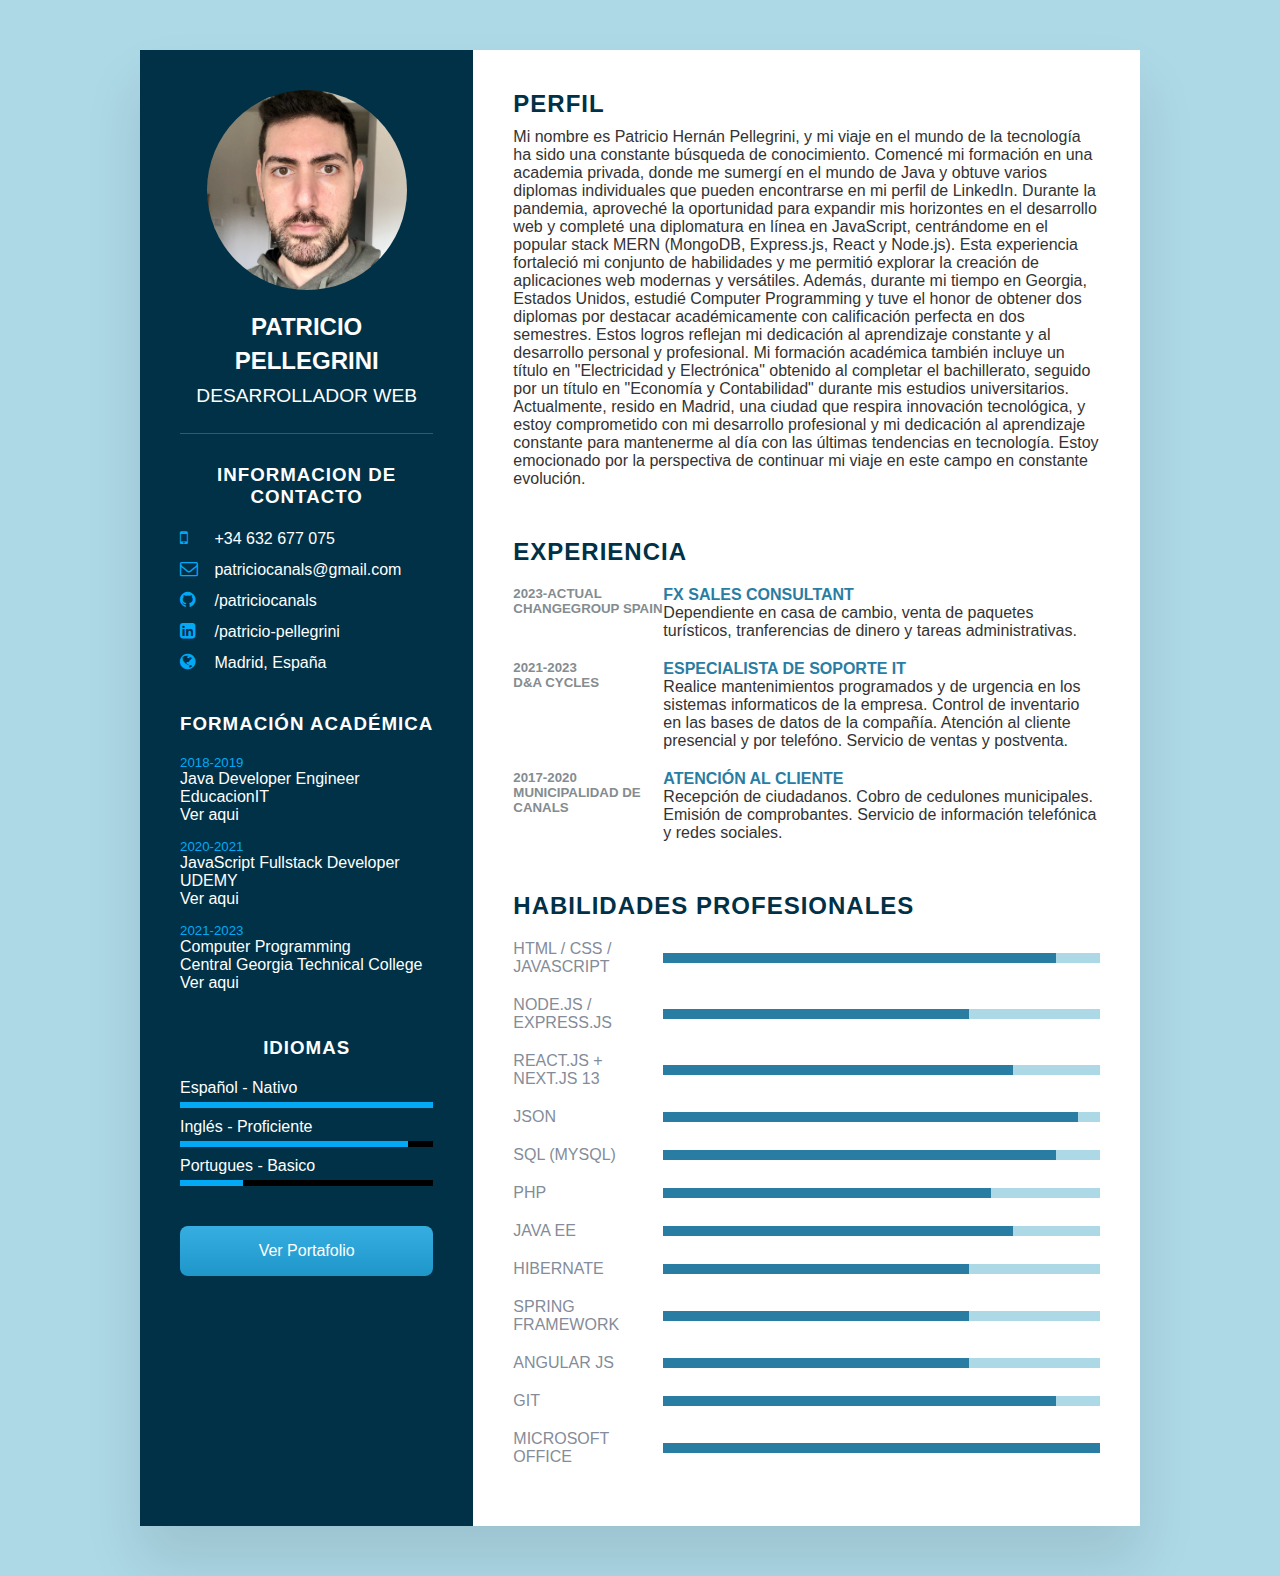
<file: index.html>
<!DOCTYPE html>
<html lang="es">
<head>
    <meta charset="UTF-8">
    <meta http-equiv="X-UA-Compatible" content="IE=edge">
    <meta name="viewport" content="width=device-width, initial-scale=1.0">
    <link rel="stylesheet" href="https://cdnjs.cloudflare.com/ajax/libs/font-awesome/4.7.0/css/font-awesome.css" integrity="sha512-5A8nwdMOWrSz20fDsjczgUidUBR8liPYU+WymTZP1lmY9G6Oc7HlZv156XqnsgNUzTyMefFTcsFH/tnJE/+xBg==" crossorigin="anonymous" referrerpolicy="no-referrer" />
    <link rel="stylesheet" href="styles.css">
    <link type="image/png" sizes="16x16" rel="icon" href="./icons/icons8-pied-piper-16.png">
    <title>Patricio Pellegrini</title>
</head>
<body>
    <div class="container print-area">
        <div class="left_side">
            <div class="profileText">
                <div class="imgBox">
                    <img src="./img/profilePicture.jpg" alt="profile picture">
                </div>
                <h2>Patricio Pellegrini<br><span>Desarrollador Web</span></h2>
            </div>
            <div class="contactInfo contactData">
                <h3 class="title">Informacion de Contacto</h3>
                <ul>
                    <li>
                        <span class="icon"><i class="fa fa-mobile" aria-hidden="true"></i></span>
                        <span class="text">+34 632 677 075</span>
                    </li>
                    <li>
                        <a href="mailto:patriciocanals@gmail.com">
                            <span class="icon"><i class="fa fa-envelope-o" aria-hidden="true"></i></span>
                            <span class="text email-text">patriciocanals@gmail.com</span>
                        </a>
                    </li>
                    <li>
                        <a href="https://www.github.com/patriciocanals">
                            <span class="icon"><i class="fa fa-github" aria-hidden="true"></i></span>
                            <span class="text">/patriciocanals</span>
                        </a>
                    </li>
                    <li>
                        <a href="https://www.linkedin.com/in/patricio-pellegrini">
                            <span class="icon"><i class="fa fa-linkedin-square" aria-hidden="true"></i></span>
                            <span class="text">/patricio-pellegrini</span>
                        </a>
                    </li>
                    <li>
                        <span class="icon"><i class="fa fa-globe" aria-hidden="true"></i></span>
                        <span class="text">Madrid, España</span>
                    </li>
                </ul>
            </div>
            <div class="contactInfo education">
                <h3 class="title">Formación Académica</h3>
                <ul>
                    <li>
                        <h5>2018-2019</h5>
                        <h4>Java Developer Engineer</h4>
                        <h4>EducacionIT</h4>
                        <h4><a class="schoolLink" target="_blank" href="https://www.educacionit.com/carrera-java">Ver aqui</a></h4>
                    </li>
                    <li>
                        <h5>2020-2021</h5>
                        <h4>JavaScript Fullstack Developer</h4>
                        <h4>UDEMY</h4>
                        <h4><a class="schoolLink" target="_blank" href="https://www.udemy.com/course/javascript-moderno-guia-definitiva-construye-10-proyectos/">Ver aqui</a></h4>
                    </li>
                    <li>
                        <h5>2021-2023</h5>
                        <h4>Computer Programming</h4>
                        <h4>Central Georgia Technical College</h4>
                        <h4><a class="schoolLink" target="_blank" href="https://www.centralgatech.edu/wp-content/uploads/pdfs/catalog/catalog.pdf#page=130">Ver aqui</a></h4>
                    </li>
                </ul>
            </div>
            <div class="contactInfo languages">
                <h3 class="title">Idiomas</h3>
                <ul>
                    <li>
                        <span class="text">Español - Nativo</span>
                        <span class="percent">
                            <div style="width: 100%;"></div>
                        </span>
                    </li>
                    <li>
                        <span class="text">Inglés - Proficiente</span>
                        <span class="percent">
                            <div style="width: 90%;"></div>
                        </span>
                    </li>
                    <li>
                        <span class="text">Portugues - Basico</span>
                        <span class="percent">
                            <div style="width: 25%;"></div>
                        </span>
                    </li>
                </ul>
            </div>
            <div class="contactInfo buttons">
                <a href="./pages/portafolio.html">
                    <button class="button-43" role="button">
                        Ver Portafolio
                    </button>
                </a>
            </div>
        </div>
        <div class="right_side">
            <div class="about">
                <h2 class="title2">Perfil</h2>
                <p>
                    Mi nombre es Patricio Hernán Pellegrini, y mi viaje en el mundo de la tecnología ha sido una constante búsqueda de conocimiento. Comencé mi formación en una academia privada, donde me sumergí en el mundo de Java y obtuve varios diplomas individuales que pueden encontrarse en mi perfil de LinkedIn.

                    Durante la pandemia, aproveché la oportunidad para expandir mis horizontes en el desarrollo web y completé una diplomatura en línea en JavaScript, centrándome en el popular stack MERN (MongoDB, Express.js, React y Node.js). Esta experiencia fortaleció mi conjunto de habilidades y me permitió explorar la creación de aplicaciones web modernas y versátiles.

                    Además, durante mi tiempo en Georgia, Estados Unidos, estudié Computer Programming y tuve el honor de obtener dos diplomas por destacar académicamente con calificación perfecta en dos semestres. Estos logros reflejan mi dedicación al aprendizaje constante y al desarrollo personal y profesional.

                    Mi formación académica también incluye un título en "Electricidad y Electrónica" obtenido al completar el bachillerato, seguido por un título en "Economía y Contabilidad" durante mis estudios universitarios.

                    Actualmente, resido en Madrid, una ciudad que respira innovación tecnológica, y estoy comprometido con mi desarrollo profesional y mi dedicación al aprendizaje constante para mantenerme al día con las últimas tendencias en tecnología.

                    Estoy emocionado por la perspectiva de continuar mi viaje en este campo en constante evolución.
                </p>
            </div>
            <div class="about">
                <h2 class="title2">Experiencia</h2>
                <div class="box">
                    <div class="year_company">
                        <h5>2023-Actual</h5>
                        <h5>ChangeGroup Spain</h5>
                    </div>
                    <div class="text">
                        <h4>FX Sales Consultant</h4>
                        <p>Dependiente en casa de cambio, venta de paquetes turísticos, tranferencias de dinero y tareas administrativas.</p>
                    </div>
                </div>
                <div class="box">
                    <div class="year_company">
                        <h5>2021-2023</h5>
                        <h5>D&A Cycles</h5>
                    </div>
                    <div class="text">
                        <h4>Especialista de Soporte IT</h4>
                        <p>Realice mantenimientos programados y de urgencia en los sistemas informaticos de la empresa. Control de inventario en las bases de datos de la compañía. Atención al cliente presencial y por telefóno. Servicio de ventas y postventa.</p>
                    </div>
                </div>
                <div class="box">
                    <div class="year_company">
                        <h5>2017-2020</h5>
                        <h5>Municipalidad de Canals</h5>
                    </div>
                    <div class="text">
                        <h4>Atención al Cliente</h4>
                        <p>Recepción de ciudadanos. Cobro de cedulones municipales. Emisión de comprobantes. Servicio de información telefónica y redes sociales.</p>
                    </div>
                </div>
            </div>
            <div class="about skills">
                <h2 class="title2">Habilidades Profesionales</h2>
                <div class="box">
                    <h4>HTML / CSS / JavaScript</h4>
                    <div class="percent">
                        <div style="width: 90%;"></div>
                    </div>
                </div>
                <div class="box">
                    <h4>Node.js / Express.js</h4>
                    <div class="percent">
                        <div style="width: 70%;"></div>
                    </div>
                </div>
                <div class="box">
                    <h4>React.js + Next.js 13</h4>
                    <div class="percent">
                        <div style="width: 80%;"></div>
                    </div>
                </div>
                <div class="box">
                    <h4>JSON</h4>
                    <div class="percent">
                        <div style="width: 95%;"></div>
                    </div>
                </div>
                <div class="box">
                    <h4>SQL (MySql)</h4>
                    <div class="percent">
                        <div style="width: 90%;"></div>
                    </div>
                </div>
                <div class="box">
                    <h4>PHP</h4>
                    <div class="percent">
                        <div style="width: 75%;"></div>
                    </div>
                </div>
                <div class="box">
                    <h4>Java EE</h4>
                    <div class="percent">
                        <div style="width: 80%;"></div>
                    </div>
                </div>
                <div class="box">
                    <h4>Hibernate</h4>
                    <div class="percent">
                        <div style="width: 70%;"></div>
                    </div>
                </div>
                <div class="box">
                    <h4>Spring Framework</h4>
                    <div class="percent">
                        <div style="width: 70%;"></div>
                    </div>
                </div>
                <div class="box">
                    <h4>Angular JS</h4>
                    <div class="percent">
                        <div style="width: 70%;"></div>
                    </div>
                </div>
                <div class="box">
                    <h4>Git</h4>
                    <div class="percent">
                        <div style="width: 90%;"></div>
                    </div>
                </div>
                <div class="box">
                    <h4>Microsoft Office</h4>
                    <div class="percent">
                        <div style="width: 100%;"></div>
                    </div>
                </div>
                <div class="qr">
                    <img src="./QR.png">
                </div>
            </div>
        </div>
    </div>
</body>
</html>
</file>
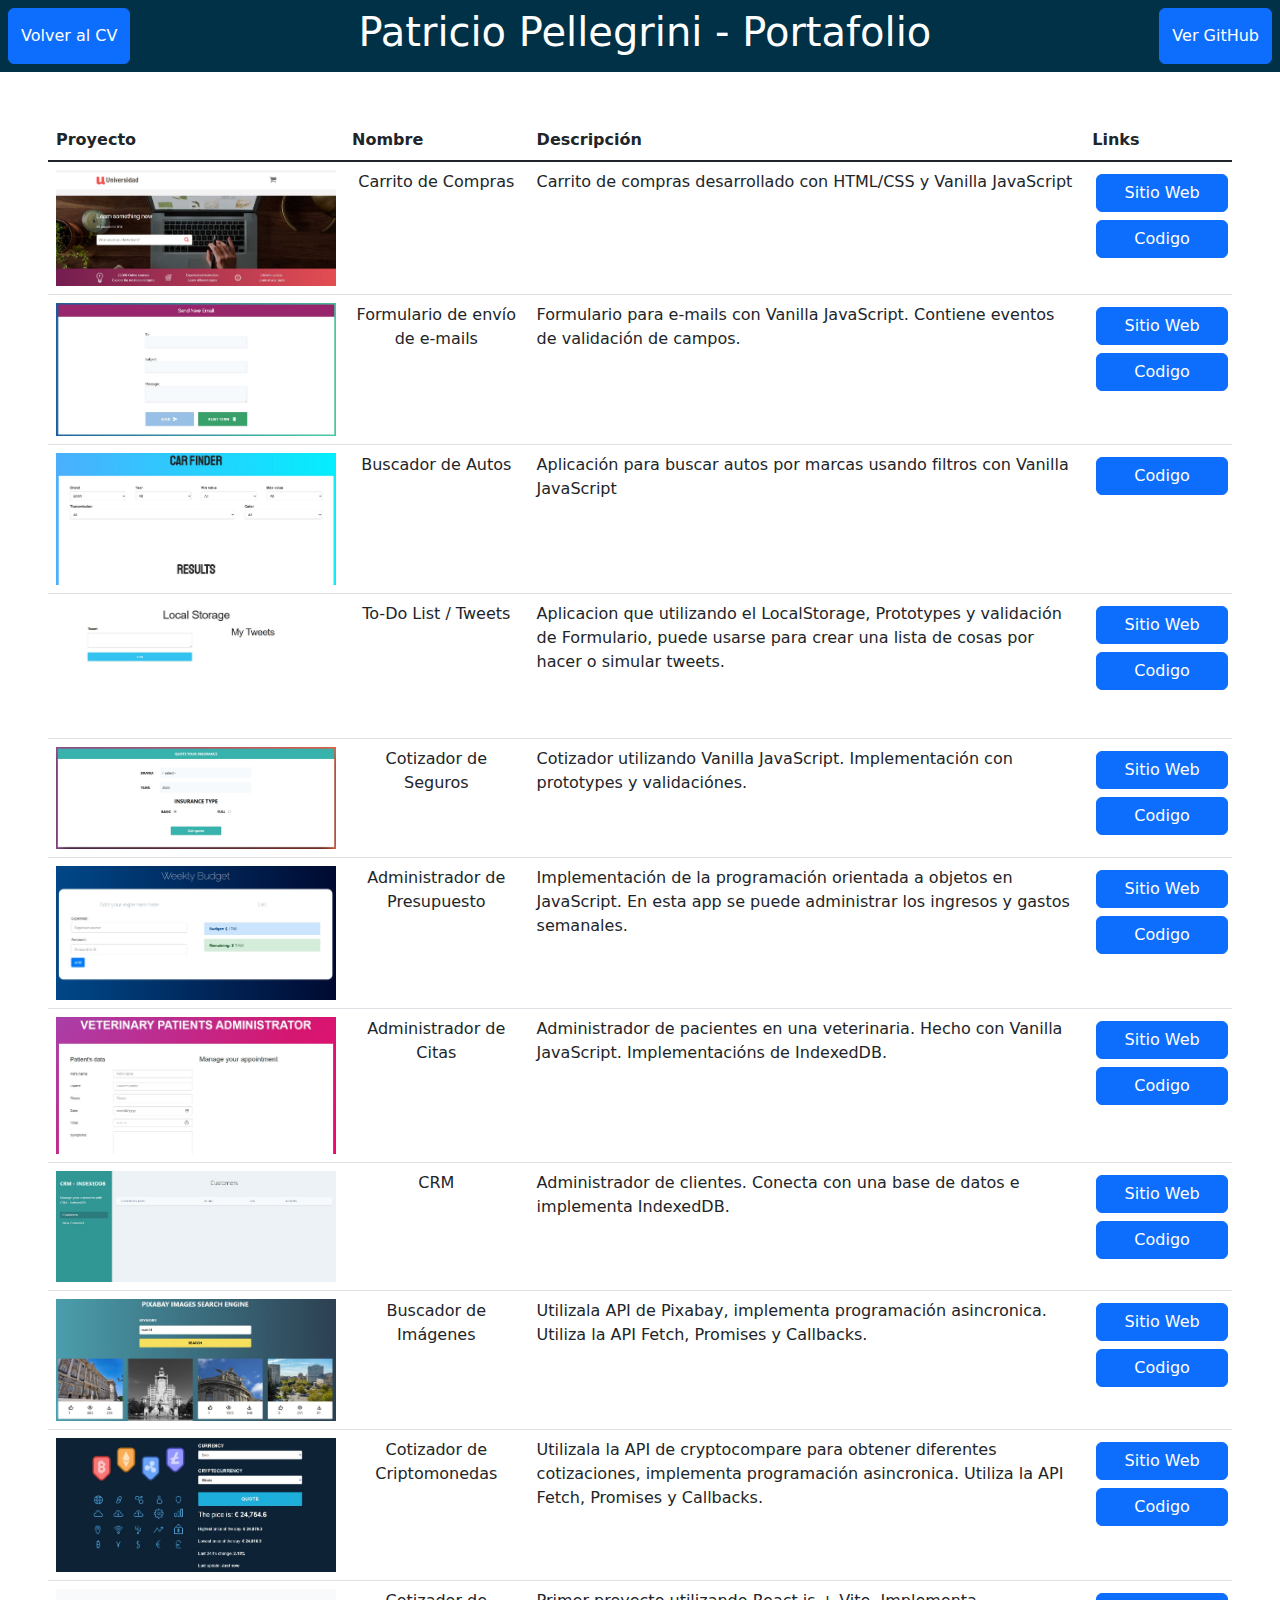
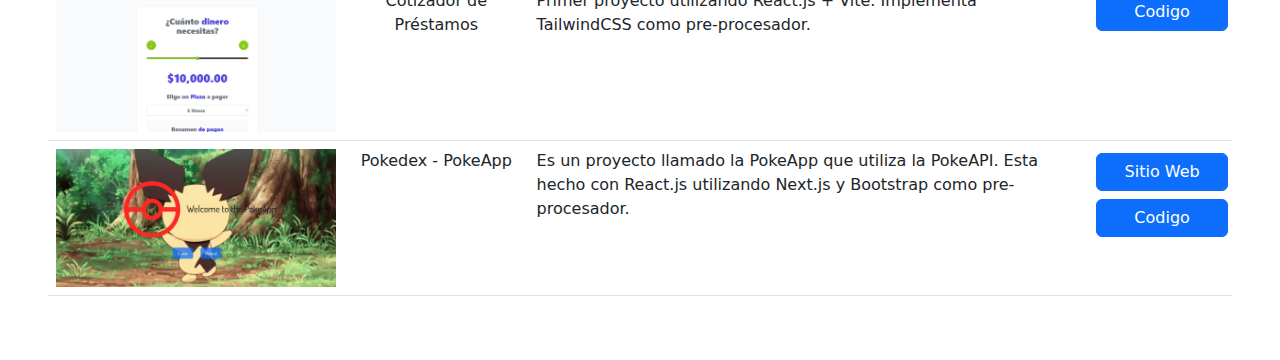
<file: pages/portafolio.html>
<!DOCTYPE html>
<html lang="es">
<head>
    <meta charset="UTF-8">
    <meta http-equiv="X-UA-Compatible" content="IE=edge">
    <meta name="viewport" content="width=device-width, initial-scale=1.0">
    <link rel="stylesheet" href="./bootstrap.css">
    <script src="./bootstrap.js"></script>
    <link type="image/png" sizes="16x16" rel="icon" href="../icons/icons8-pied-piper-16.png">
    <title>Portafolio</title>
</head>
<body>
    <header class="p-2 d-flex justify-content-between" style="background-color: #003147;" >
        <button class="btn btn-primary"><a class="text-white text-decoration-none" href="../index.html">Volver al CV</a></button>
        <h1 class="text-white text-center">Patricio Pellegrini - Portafolio</h1>
        <button class="btn btn-primary"><a class="text-white text-decoration-none" href="https://www.github.com/patriciocanals">Ver GitHub</a></button>
    </header>
    <main class="p-5">
        <table class="table">
            <thead>
                <tr>
                    <th class="col">Proyecto</th>
                    <th class="col">Nombre</th>
                    <th class="col">Descripción</th>
                    <th class="col">Links</th>
                </tr>
            </thead>
            <tbody class="table-group-divider">
                <tr>
                    <td class="w-25">
                        <img src="../images/proyecto1.jpg" alt="proyecto1" class="w-100">
                        </img>
                    </td>
                    <td class="text-center">Carrito de Compras</td>
                    <td>Carrito de compras desarrollado con HTML/CSS y Vanilla JavaScript</td>
                    <td>
                        <button class="btn btn-primary w-100 m-1">
                            <a class="text-white text-decoration-none" href="https://patriciocanals.github.io/first-project-shopping_cart">Sitio Web</a>
                        </button>
                        <button class="btn btn-primary w-100 m-1">
                            <a class="text-white text-decoration-none" href="https://github.com/patriciocanals/first-project-shopping_cart">Codigo</a>
                        </button>
                    </td>
                </tr>
                <tr>
                    <td class="w-25">
                        <img src="../images/proyecto2.jpg" alt="proyecto2" class="w-100">
                        </img>
                    </td>
                    <td class="text-center">Formulario de envío de e-mails</td>
                    <td>Formulario para e-mails con Vanilla JavaScript. Contiene eventos de validación de campos.</td>
                    <td>
                        <button class="btn btn-primary w-100 m-1">
                            <a class="text-white text-decoration-none" href="https://patriciocanals.github.io/second-project-email">Sitio Web</a>
                        </button>
                        <button class="btn btn-primary w-100 m-1">
                            <a class="text-white text-decoration-none" href="https://github.com/patriciocanals/second-project-email">Codigo</a>
                        </button>
                    </td>
                </tr>
                <tr>
                    <td class="w-25">
                        <img src="../images/proyecto3.jpg" alt="proyecto3" class="w-100">
                        </img>
                    </td>
                    <td class="text-center">Buscador de Autos</td>
                    <td>Aplicación para buscar autos por marcas usando filtros con Vanilla JavaScript</td>
                    <td>
                        <!-- <button class="btn btn-primary w-100 m-1">
                            <a class="text-white text-decoration-none" href="https://searching-app.herokuapp.com/">Sitio Web</a>
                        </button> -->
                        <button class="btn btn-primary w-100 m-1">
                            <a class="text-white text-decoration-none" href="https://github.com/patriciocanals/third-project-search">Codigo</a>
                        </button>
                    </td>
                </tr>
                <tr>
                    <td class="w-25">
                        <img src="../images/proyecto4.jpg" alt="proyecto4" class="w-100">
                        </img>
                    </td>
                    <td class="text-center">To-Do List / Tweets</td>
                    <td>Aplicacion que utilizando el LocalStorage, Prototypes y validación de Formulario, puede usarse para crear una lista de cosas por hacer o simular tweets.</td>
                    <td>
                        <button class="btn btn-primary w-100 m-1">
                            <a class="text-white text-decoration-none" href="https://patriciocanals.github.io/fourth-project-tweets/">Sitio Web</a>
                        </button>
                        <button class="btn btn-primary w-100 m-1">
                            <a class="text-white text-decoration-none" href="https://github.com/patriciocanals/fourth-project-tweets">Codigo</a>
                        </button>
                    </td>
                </tr>
                <tr>
                    <td class="w-25">
                        <img src="../images/proyecto5.jpg" alt="proyecto5" class="w-100">
                        </img>
                    </td>
                    <td class="text-center">Cotizador de Seguros</td>
                    <td>Cotizador utilizando Vanilla JavaScript. Implementación con prototypes y validaciónes.</td>
                    <td>
                        <button class="btn btn-primary w-100 m-1">
                            <a class="text-white text-decoration-none" href="https://patriciocanals.github.io/fifth-project-insurance/">Sitio Web</a>
                        </button>
                        <button class="btn btn-primary w-100 m-1">
                            <a class="text-white text-decoration-none" href="https://github.com/patriciocanals/fifth-project-insurance">Codigo</a>
                        </button>
                    </td>
                </tr>
                <tr>
                    <td class="w-25">
                        <img src="../images/proyecto6.jpg" alt="proyecto6" class="w-100">
                        </img>
                    </td>
                    <td class="text-center">Administrador de Presupuesto</td>
                    <td>Implementación de la programación orientada a objetos en JavaScript. En esta app se puede administrar los ingresos y gastos semanales.</td>
                    <td>
                        <button class="btn btn-primary w-100 m-1">
                            <a class="text-white text-decoration-none" href="https://patriciocanals.github.io/sixth-project-budget/">Sitio Web</a>
                        </button>
                        <button class="btn btn-primary w-100 m-1">
                            <a class="text-white text-decoration-none" href="https://github.com/patriciocanals/sixth-project-budget">Codigo</a>
                        </button>
                    </td>
                </tr>
                <tr>
                    <td class="w-25">
                        <img src="../images/proyecto7.jpg" alt="proyecto7" class="w-100">
                        </img>
                    </td>
                    <td class="text-center">Administrador de Citas</td>
                    <td>Administrador de pacientes en una veterinaria. Hecho con Vanilla JavaScript. Implementacións de IndexedDB.</td>
                    <td>
                        <button class="btn btn-primary w-100 m-1">
                            <a class="text-white text-decoration-none" href="https://patriciocanals.github.io/seventh-project-appointments/">Sitio Web</a>
                        </button>
                        <button class="btn btn-primary w-100 m-1">
                            <a class="text-white text-decoration-none" href="https://github.com/patriciocanals/seventh-project-appointments">Codigo</a>
                        </button>
                    </td>
                </tr>
                <tr>
                    <td class="w-25">
                        <img src="../images/proyecto8.jpg" alt="proyecto8" class="w-100">
                        </img>
                    </td>
                    <td class="text-center">CRM</td>
                    <td>Administrador de clientes. Conecta con una base de datos e implementa IndexedDB.</td>
                    <td>
                        <button class="btn btn-primary w-100 m-1">
                            <a class="text-white text-decoration-none" href="https://patriciocanals.github.io/eighth-project-crm-indexedDB/">Sitio Web</a>
                        </button>
                        <button class="btn btn-primary w-100 m-1">
                            <a class="text-white text-decoration-none" href="https://github.com/patriciocanals/eighth-project-crm-indexedDB">Codigo</a>
                        </button>
                    </td>
                </tr>
                <tr>
                    <td class="w-25">
                        <img src="../images/proyecto10.jpg" alt="proyecto10" class="w-100">
                        </img>
                    </td>
                    <td class="text-center">Buscador de Imágenes</td>
                    <td>Utilizala API de Pixabay, implementa programación asincronica. Utiliza la API Fetch, Promises y Callbacks.</td>
                    <td>
                        <button class="btn btn-primary w-100 m-1">
                            <a class="text-white text-decoration-none" href="https://patriciocanals.github.io/tenth-project-pixabay/">Sitio Web</a>
                        </button>
                        <button class="btn btn-primary w-100 m-1">
                            <a class="text-white text-decoration-none" href="https://github.com/patriciocanals/tenth-project-pixabay">Codigo</a>
                        </button>
                    </td>
                </tr>
                <tr>
                    <td class="w-25">
                        <img src="../images/proyecto11.jpg" alt="proyecto11" class="w-100">
                        </img>
                    </td>
                    <td class="text-center">Cotizador de Criptomonedas</td>
                    <td>Utilizala la API de cryptocompare para obtener diferentes cotizaciones, implementa programación asincronica. Utiliza la API Fetch, Promises y Callbacks.</td>
                    <td>
                        <button class="btn btn-primary w-100 m-1">
                            <a class="text-white text-decoration-none" href="https://patriciocanals.github.io/eleventh-project-cryptocurrencies/">Sitio Web</a>
                        </button>
                        <button class="btn btn-primary w-100 m-1">
                            <a class="text-white text-decoration-none" href="https://github.com/patriciocanals/eleventh-project-cryptocurrencies">Codigo</a>
                        </button>
                    </td>
                </tr>
                <tr>
                    <td class="w-25">
                        <img src="../images/proyecto12.jpg" alt="proyecto12" class="w-100">
                        </img>
                    </td>
                    <td class="text-center">Cotizador de Préstamos</td>
                    <td>Primer proyecto utilizando React.js + Vite. Implementa TailwindCSS como pre-procesador.</td>
                    <td>
                       <!-- <button class="btn btn-primary w-100 m-1">
                            <a class="text-white text-decoration-none" href="https://loan-app.herokuapp.com/">Sitio Web</a>
                        </button> -->
                        <button class="btn btn-primary w-100 m-1">
                            <a class="text-white text-decoration-none" href="https://github.com/patriciocanals/cotizador-prestamos-react">Codigo</a>
                        </button>
                    </td>
                </tr>
                <tr>
                    <td class="w-25">
                        <img src="../images/proyecto13.jpg" alt="proyecto13" class="w-100">
                        </img>
                    </td>
                    <td class="text-center">Pokedex - PokeApp</td>
                    <td>Es un proyecto llamado la PokeApp que utiliza la PokeAPI. Esta hecho con React.js utilizando Next.js y Bootstrap como pre-procesador.</td>
                    <td>
                        <button class="btn btn-primary w-100 m-1">
                            <a class="text-white text-decoration-none" href="https://poakeapp.vercel.app/">Sitio Web</a>
                        </button>
                        <button class="btn btn-primary w-100 m-1">
                            <a class="text-white text-decoration-none" href="https://github.com/patriciocanals/poakeapp">Codigo</a>
                        </button>
                    </td>
                </tr>
            </tbody>
        </table>
    </main>
</body>
</html>
</file>
<file: styles.css>
@import url('https://fonts.googleapis.com/css2?family=Covered+By+Your+Grace&family=Staatliches&display=swap');
* {
    margin: 0;
    padding: 0;
    box-sizing: border-box;
    font-family: 'Montserrat', sans-serif;
}
body {
    background-color: lightblue;
    display: flex;
    justify-content: center;
    align-items: center;
    min-height: 100vh;
}
.container {
    position: relative;
    width: 100%;
    max-width: 1000px;
    min-height: 1000px;
    margin: 50px;
    background-color: #fff;
    display: grid;
    grid-template-columns: 1fr 2fr;
    box-shadow: 0 35px 55px rgba(0, 0, 0, 0.1);
}
.container .left_side {
    position: relative;
    background-color: #003147;
    padding: 40px;
    
}   
.container .right_side {
    position: relative;
    background-color: #fff;
    padding: 40px;
    
}
.profileText {
    position: relative;
    display: flex;
    flex-direction: column;
    align-items: center;
    padding-bottom: 20px;
    border-bottom: 1px solid rgba(255, 255, 255, 0.2);
}
.profileText h2 {
    color: #fff;
    font-size: 1.5em;
    margin-top: 20px;
    text-transform: uppercase;
    text-align: center;
    font-weight: 600;
    line-height: 1.4em;
}
.profileText h2 span {
    font-size: 0.8em;
    font-weight: 300;
}
.profileText .imgBox {
    position: relative;
    width: 200px;
    height: 200px;
    border-radius: 50%;
    overflow: hidden;
}
.profileText .imgBox img {
    width: 100%;
    height: 100%;
    object-fit: cover;
    position: absolute;
    top: 0;
    left: 0;
}
.contactInfo {
    padding-top: 30px;
}
.contactInfo ul {
    position: relative;
}
.contactInfo ul li {
    position: relative;
    list-style: none;
    margin: 10px 0;
    cursor: pointer;
}
.contactInfo ul li .icon {
    display: inline-block;
    width: 30px;
    font-size: 18px;
    color: #03a9f4;
}
.contactInfo ul li span {
    color: #fff;
    font-weight: 300;
}
.title {
    color: #fff;
    text-transform: uppercase;
    font-weight: 600;
    letter-spacing: 1px;
    text-align: center;
    margin-bottom: 20px;
}
.contactInfo.education li {
    margin-bottom: 15px;
}
.contactInfo.education h5 {
    color: #03a9f4;
    font-weight: 500;
}
.contactInfo.education h4:nth-child(2) {
    color: #fff;
    font-weight: 500;
}
.contactInfo.education h4 {
    color: #fff;
    font-weight: 500;
}
.contactInfo.languages .percent {
    position: relative;
    width: 100%;
    height: 6px;
    background: black;
    display: block;
    margin-top: 5px;
}
.contactInfo.languages .percent div {
    position: absolute;
    top: 0;
    left: 0;
    height: 100%;
    background-color: #03a9f4;
}
.about {
    margin-bottom: 50px;
}
.about:last-child {
    margin-bottom: 0px;
}
.title2 {
    color: #003147;
    text-transform: uppercase;
    letter-spacing: 1px;
    margin-bottom: 10px;
}
p {
    color: #333;
}
.about .box {
    display: flex;
    flex-direction: row;
    margin: 20px 0;
}
.about .box .text h4 {
    text-transform: uppercase;
    color: #2a7da2;
    font-size: 16px;
}
.about .box .year_company {
    min-width: 150px;
}
.about .box .year_company h5 {
    text-transform: uppercase;
    color: #848c90;
    font-weight: 600;
}
.skills .box {
    position: relative;
    width: 100%;
    display: grid;
    grid-template-columns: 150px 1fr;
    justify-content: center;
    align-items: center;

}
.skills .box h4 {
    text-transform: uppercase;
    color: #848c99;
    font-weight: 500;
}
.skills .box .percent {
    position: relative;
    width: 100%;
    height: 10px;
    background-color: lightblue;
}
.skills .box .percent div {
    position: absolute;
    top: 0;
    left: 0;
    height: 100%;
    background-color: #2a7da2;
}
@media (max-width: 1000px) {
    .container {
        margin: 0px;
        grid-template-columns: repeat(1,1fr);
    }
    .contactData ul li{
        display: flex;
        justify-content: center;
    }
    .education ul li{
        text-align: center;
    }
}
@media (max-width: 600px) {
    .about .box {
        flex-direction: column;
    }
    .about .box .year_company {
        margin-bottom: 5px;
    }
    .skills .box {
        grid-template-columns: repeat(1,1fr);
    }
}
a {
    text-decoration: none;
}
.schoolLink {
    color: white;
}
.button-43 {
  background-image: linear-gradient(-180deg, #37AEE2 0%, #1E96C8 100%);
  border-radius: .5rem;
  box-sizing: border-box;
  color: #FFFFFF;
  display: flex;
  font-size: 16px;
  justify-content: center;
  padding: 1rem 1.75rem;
  text-decoration: none;
  width: 100%;
  border: 0;
  cursor: pointer;
  user-select: none;
  -webkit-user-select: none;
  touch-action: manipulation;
}
.buttons a:visited {
    text-decoration: none;
    color: white;
}
.buttons a {
    text-decoration: none;
    color: white;
}
.button-43:hover {
  background-image: linear-gradient(-180deg, #1D95C9 0%, #17759C 100%);
}
.skills .qr {
    display: none;
}
@media (min-width: 768px) {
  .button-43 {
    padding: 1rem 2rem;
  }
}

@media print {
    .button-43{
        display: none;
    }
    .qr {
        width: 10px;
        height: 10px;
    }
    .container {
        position: relative;
        width: 100%;
        max-width: 1000px;
        min-height: 1000px;
        grid-template-columns: 1fr 2fr;
    }
    .about p {
        font-size: 12px;
    }
    .container h2 {
        font-size: 15px;
    }
    .email-text {
        font-size: 14px;
    }
    .container h4  {
        font-size: 12px;
    }
    .skills .box {
        display: none;
    }
    .skills .qr {
        display: flex;
        justify-content: center;
        align-items: center;
    }
    .title2 {
        display: none;
    }
    .qr .img {
        width: 30px;
        height: 30px;
    }
    .education a {
        display: none;
    }
    .right_side a {
        display: none;
    }
}
</file>
